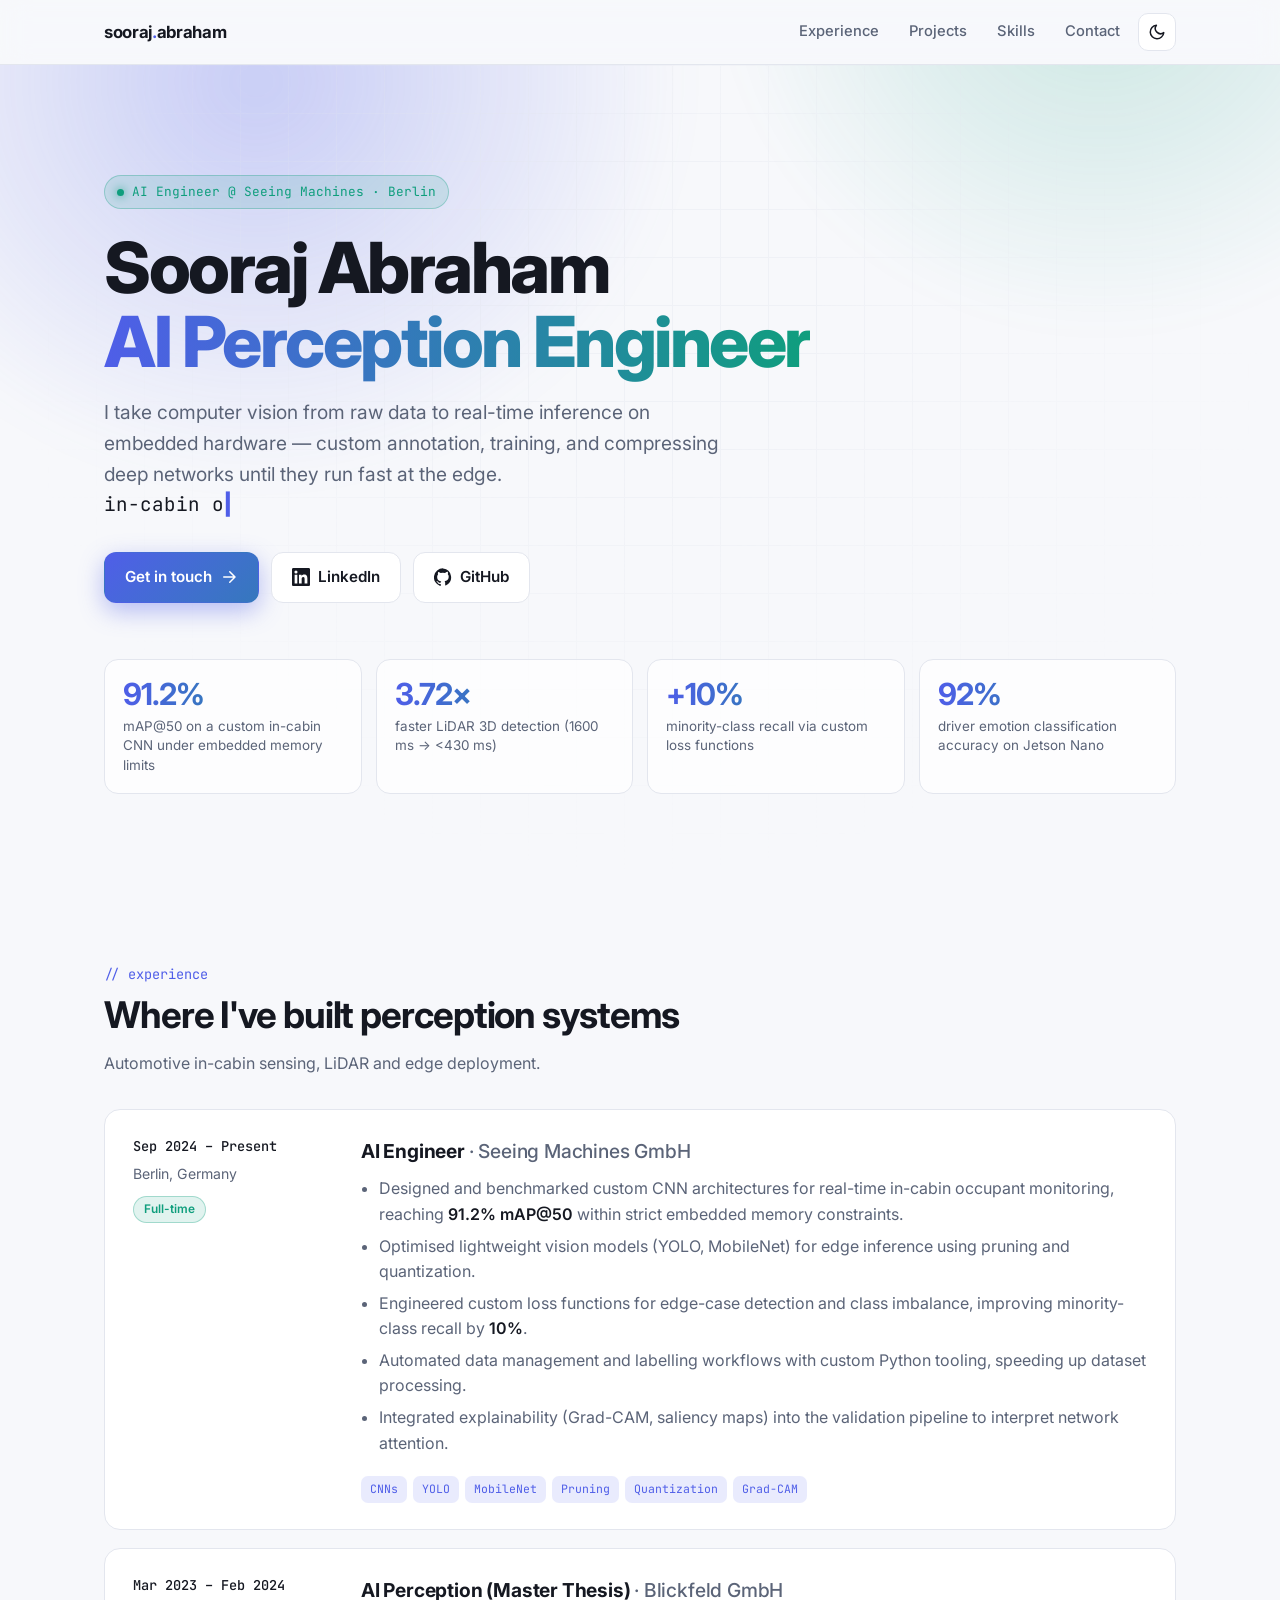
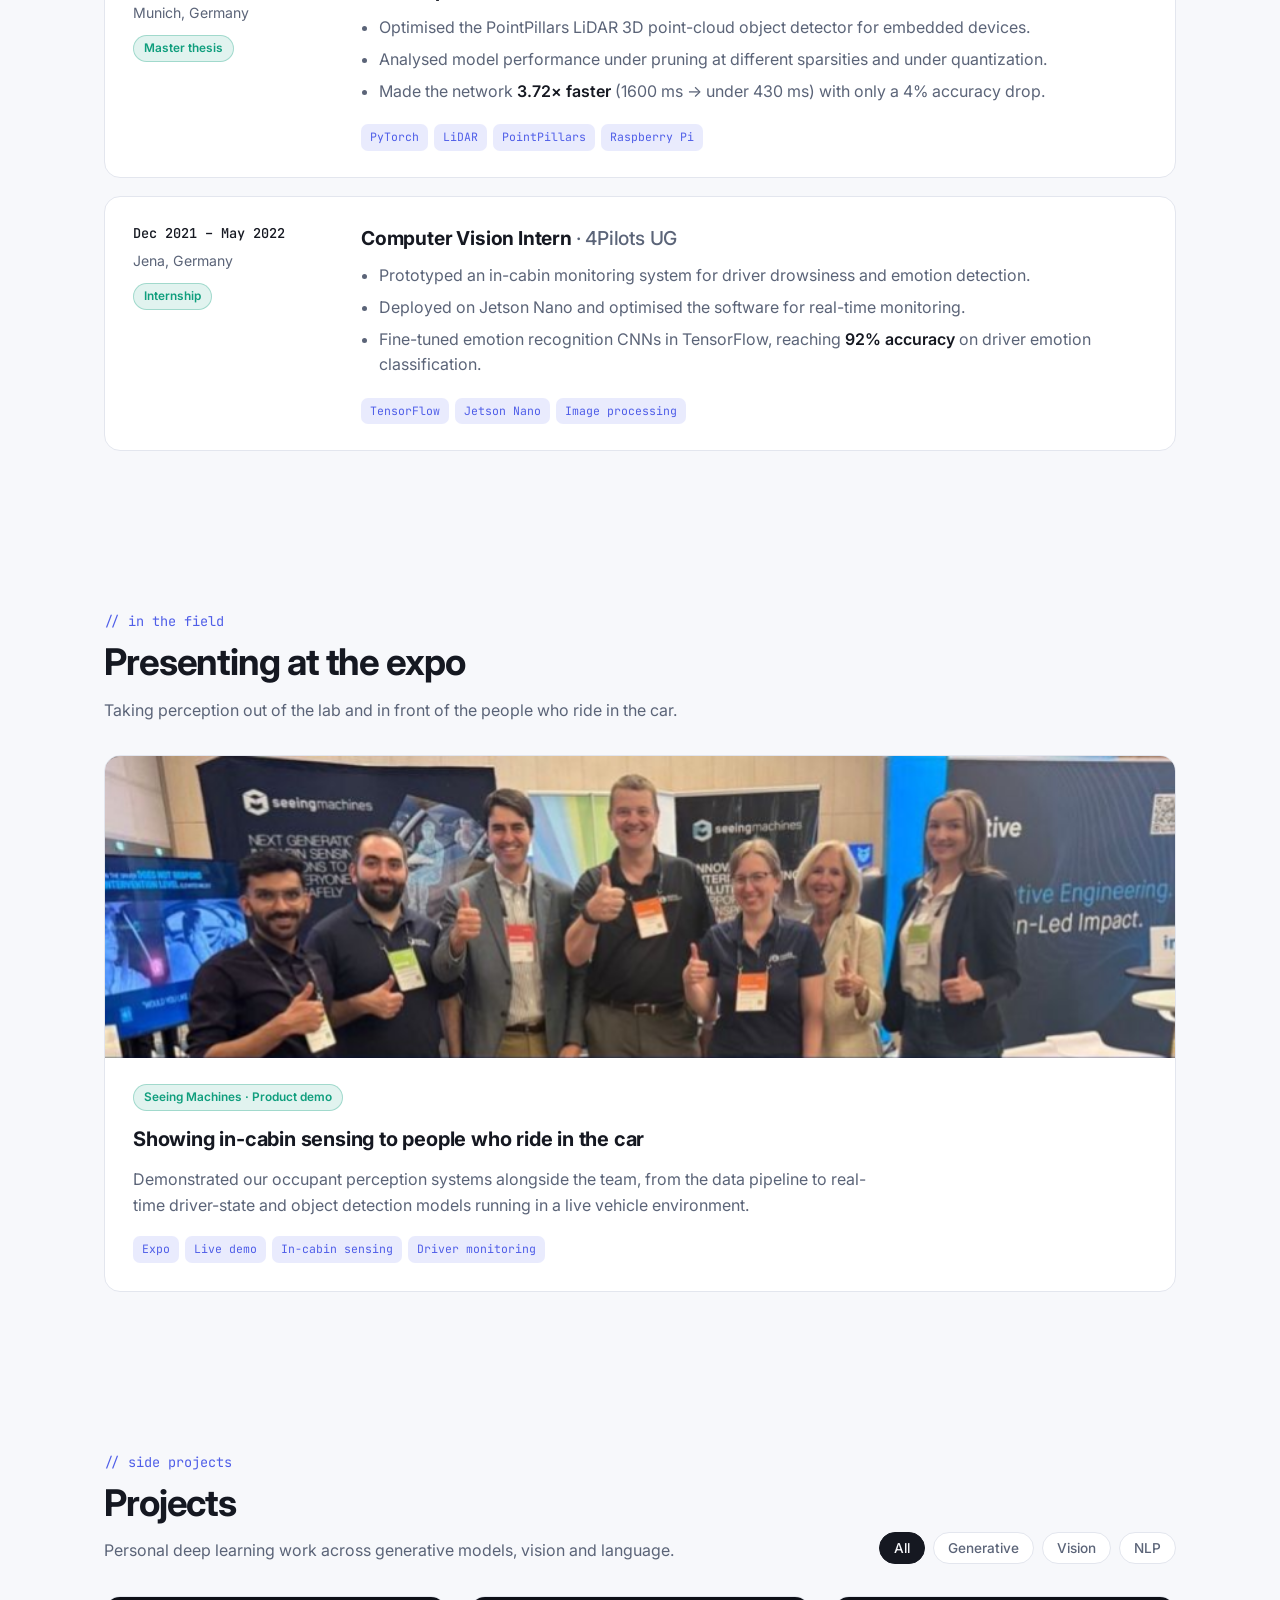
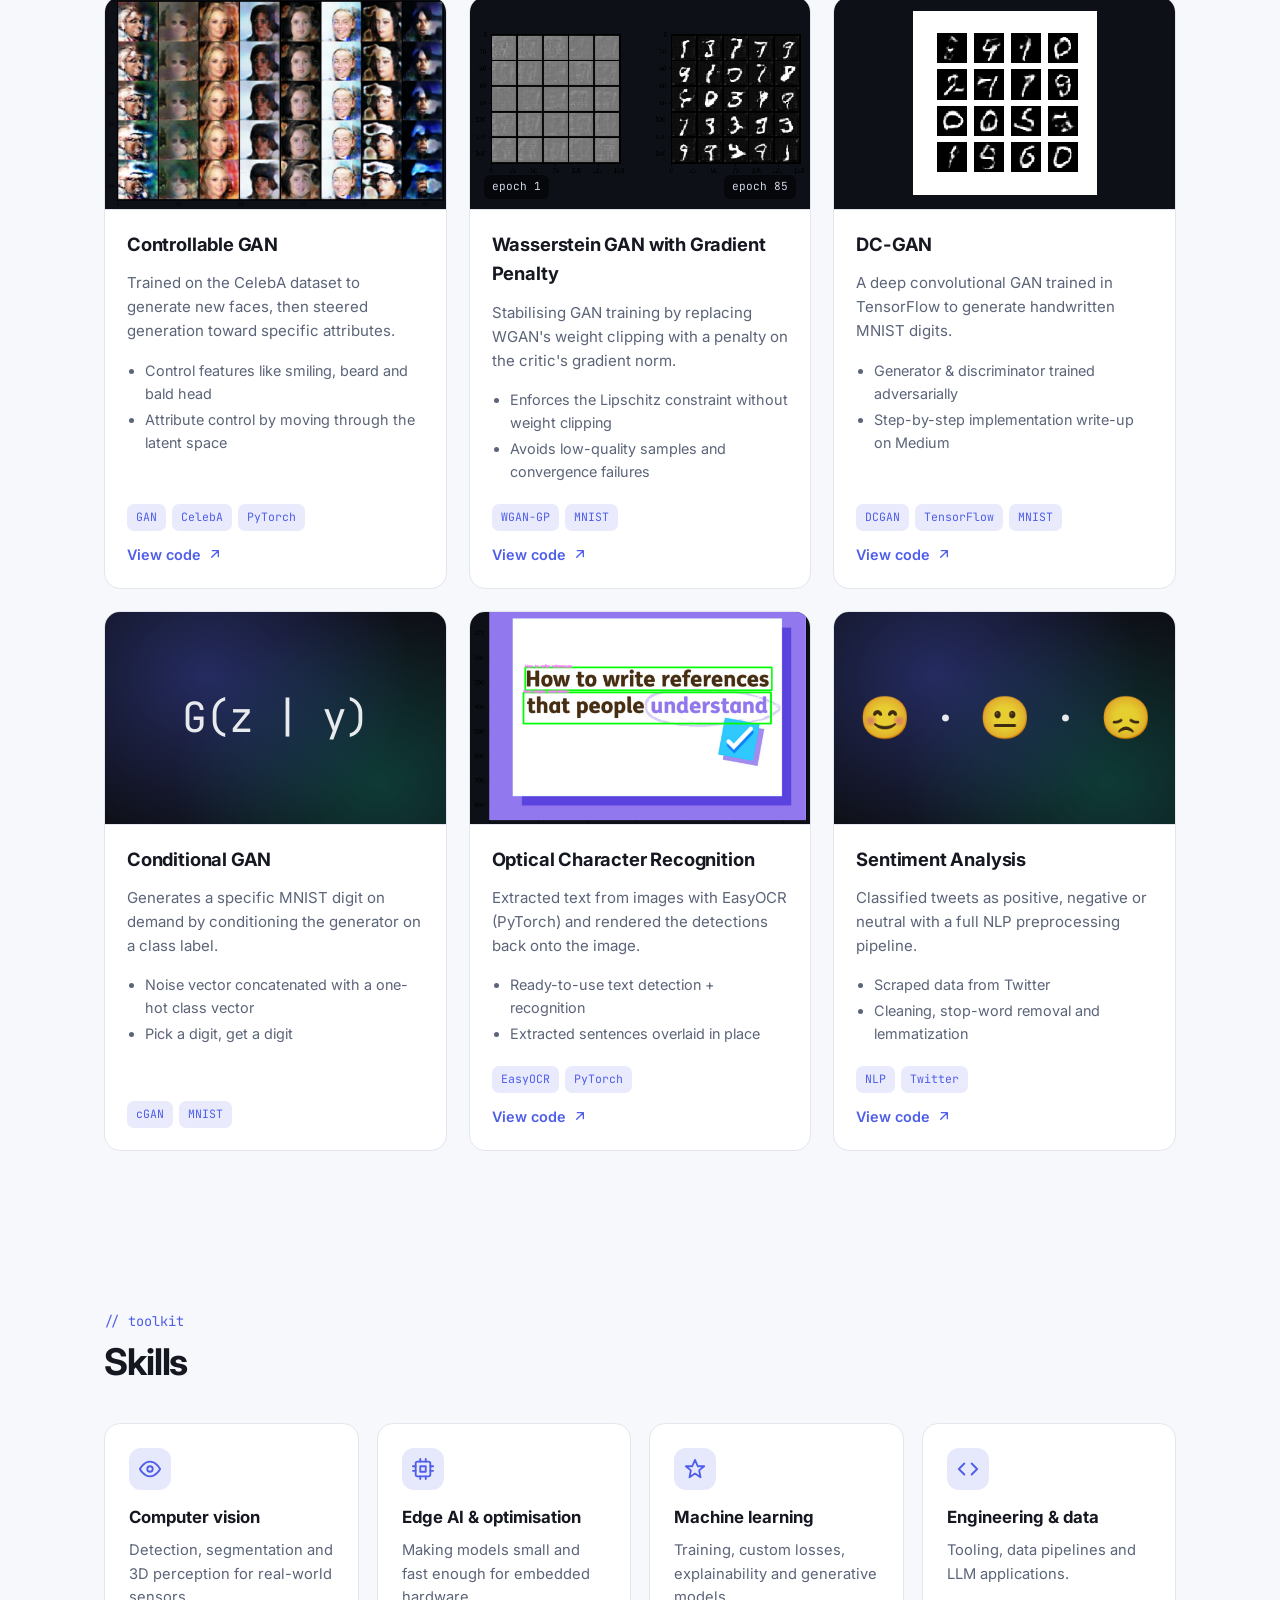
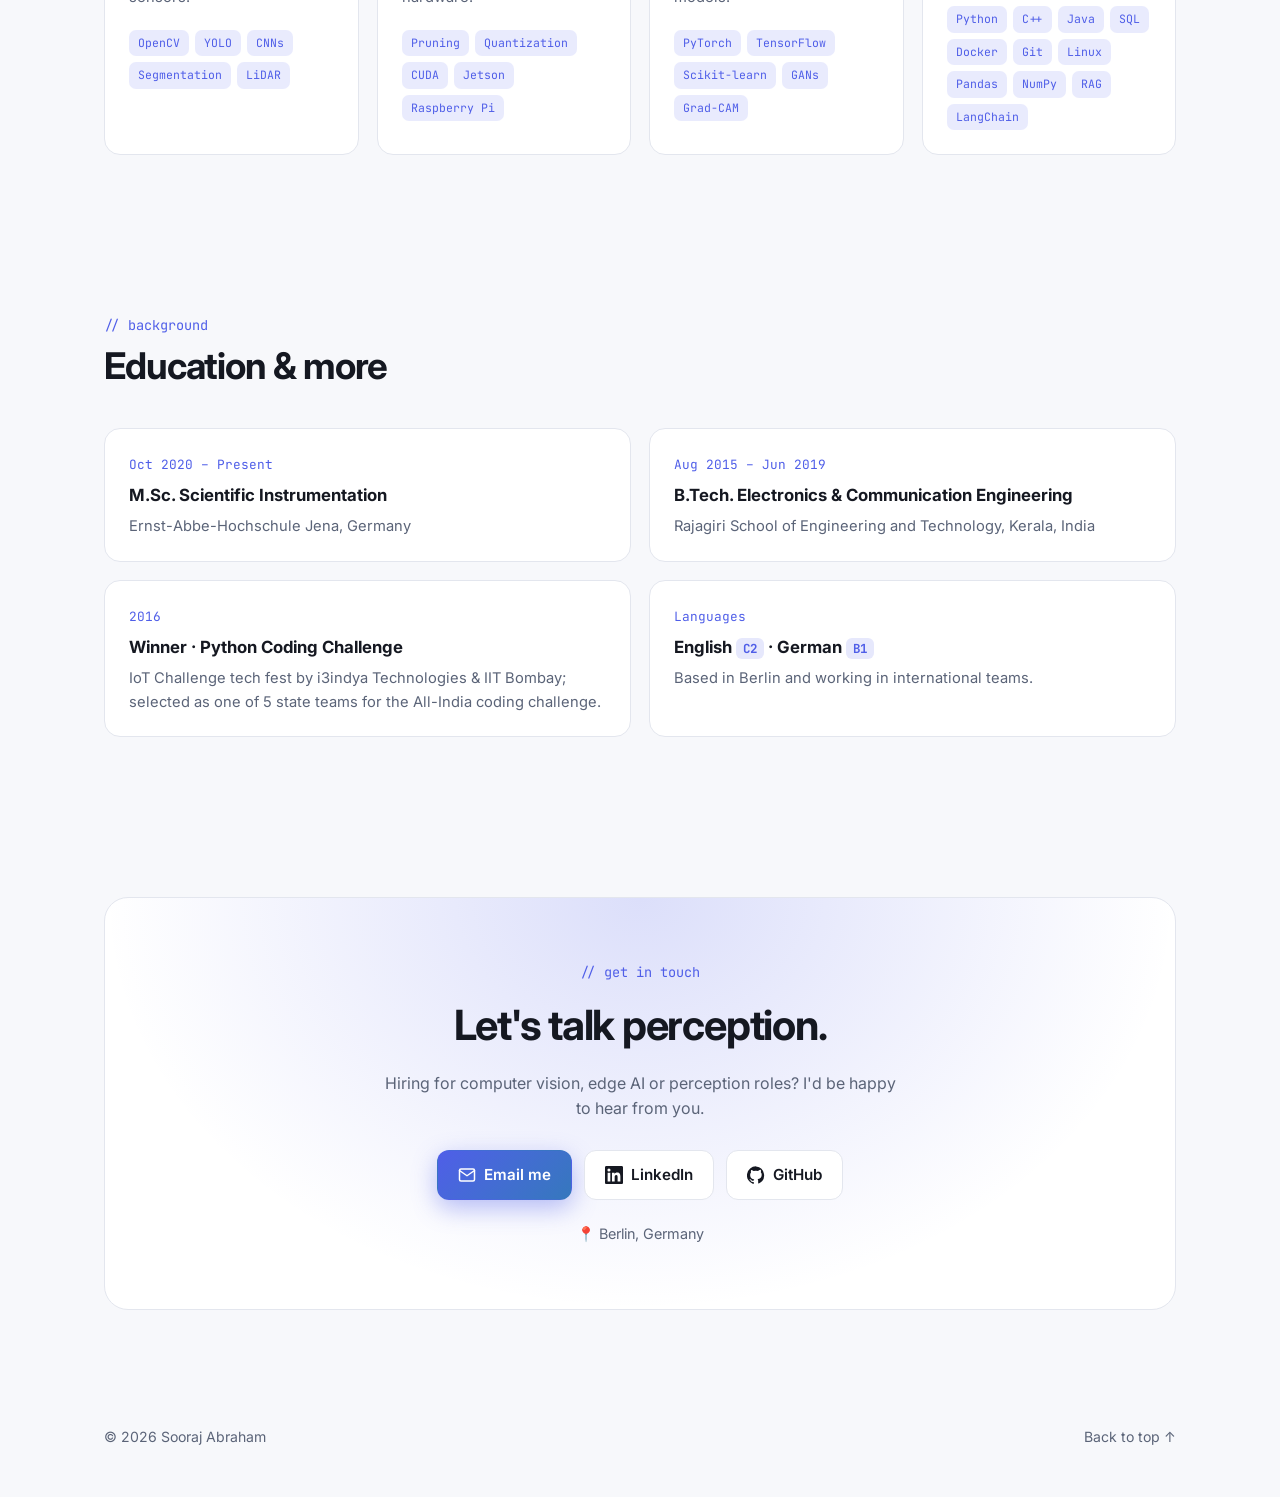
<file: index.html>
<!DOCTYPE html>
<html lang="en">
<head>
  <meta charset="utf-8" />
  <meta name="viewport" content="width=device-width, initial-scale=1" />
  <title>Sooraj Abraham · AI Perception Engineer</title>
  <meta name="description" content="Sooraj Abraham — AI Perception Engineer in Berlin building real-time computer vision for embedded and edge devices: in-cabin monitoring, LiDAR 3D detection, model compression." />
  <meta property="og:title" content="Sooraj Abraham · AI Perception Engineer" />
  <meta property="og:description" content="Real-time computer vision for the edge — in-cabin monitoring, LiDAR 3D detection, pruning &amp; quantization." />
  <meta property="og:image" content="images/controllable_generation.png" />
  <link rel="icon" href="data:image/svg+xml,%3Csvg xmlns='http://www.w3.org/2000/svg' viewBox='0 0 64 64'%3E%3Crect width='64' height='64' rx='14' fill='%237c8cff'/%3E%3Ctext x='50%25' y='56%25' text-anchor='middle' dominant-baseline='middle' font-family='Arial' font-weight='700' font-size='30' fill='white'%3ESA%3C/text%3E%3C/svg%3E" />
  <link rel="preconnect" href="https://fonts.googleapis.com" />
  <link rel="preconnect" href="https://fonts.gstatic.com" crossorigin />
  <link href="https://fonts.googleapis.com/css2?family=Inter:wght@400;500;600;700;800&family=JetBrains+Mono:wght@400;500&family=Caveat:wght@700&display=swap" rel="stylesheet" />
  <link rel="stylesheet" href="assets/style.css" />
  <script>
    try { var t = localStorage.getItem("theme"); if (t) document.documentElement.setAttribute("data-theme", t); } catch (e) {}
  </script>
</head>
<body>

  <!-- ===== Navigation ===== -->
  <header class="nav">
    <div class="container">
      <a href="#top" class="brand">sooraj<span>.</span>abraham</a>
      <nav class="nav-links">
        <a href="#experience">Experience</a>
        <a href="#projects" class="hide-sm">Projects</a>
        <a href="#skills" class="hide-sm">Skills</a>
        <a href="#contact">Contact</a>
        <button class="icon-btn" id="theme-toggle" aria-label="Toggle colour theme">
          <svg viewBox="0 0 24 24" fill="none" stroke="currentColor" stroke-width="2" stroke-linecap="round" stroke-linejoin="round"><path d="M21 12.8A9 9 0 1 1 11.2 3a7 7 0 0 0 9.8 9.8z"/></svg>
        </button>
      </nav>
    </div>
  </header>

  <main id="top">
    <!-- ===== Hero ===== -->
    <section class="hero">
      <div class="hero-grid"></div>
      <div class="container">
        <span class="eyebrow reveal"><span class="dot"></span> AI Engineer @ Seeing Machines · Berlin</span>
        <h1 class="reveal">Sooraj Abraham<br /><span class="gradient-text">AI Perception Engineer</span></h1>
        <p class="lead reveal">
          I take computer vision from raw data to real-time inference on embedded hardware —
          custom annotation, training, and compressing deep networks until they run fast at the edge.<br />
          <span class="typed" id="typed">in-cabin occupant monitoring</span>
        </p>
        <div class="btn-row reveal">
          <a class="btn primary" href="#contact">
            Get in touch
            <svg viewBox="0 0 24 24" fill="none" stroke="currentColor" stroke-width="2" stroke-linecap="round" stroke-linejoin="round"><path d="M5 12h14M13 5l7 7-7 7"/></svg>
          </a>
          <a class="btn" href="https://www.linkedin.com/in/sooraj-abraham" target="_blank" rel="noopener">
            <svg viewBox="0 0 24 24" fill="currentColor"><path d="M20.4 20.5h-3.6v-5.6c0-1.3 0-3-1.8-3s-2.1 1.4-2.1 2.9v5.7H9.3V9h3.4v1.6h.1c.5-.9 1.6-1.8 3.4-1.8 3.6 0 4.3 2.4 4.3 5.5v6.2zM5.3 7.4a2.1 2.1 0 1 1 0-4.2 2.1 2.1 0 0 1 0 4.2zM7.1 20.5H3.5V9h3.6v11.5zM22.2 0H1.8C.8 0 0 .8 0 1.7v20.6c0 .9.8 1.7 1.8 1.7h20.4c1 0 1.8-.8 1.8-1.7V1.7C24 .8 23.2 0 22.2 0z"/></svg>
            LinkedIn
          </a>
          <a class="btn" href="https://github.com/soorajabraham1" target="_blank" rel="noopener">
            <svg viewBox="0 0 24 24" fill="currentColor"><path d="M12 .5a12 12 0 0 0-3.8 23.4c.6.1.8-.3.8-.6v-2c-3.3.7-4-1.6-4-1.6-.6-1.4-1.4-1.8-1.4-1.8-1-.7.1-.7.1-.7 1.2.1 1.8 1.2 1.8 1.2 1 1.8 2.8 1.3 3.5 1 .1-.8.4-1.3.7-1.6-2.7-.3-5.5-1.3-5.5-6 0-1.2.5-2.3 1.2-3.1-.1-.4-.5-1.6.1-3.2 0 0 1-.3 3.3 1.2a11.5 11.5 0 0 1 6 0C17.3 4.6 18.3 5 18.3 5c.7 1.6.2 2.8.1 3.2.8.8 1.2 1.9 1.2 3.1 0 4.7-2.8 5.7-5.5 6 .4.4.8 1.1.8 2.2v3.3c0 .3.2.7.8.6A12 12 0 0 0 12 .5z"/></svg>
            GitHub
          </a>
        </div>

        <div class="metrics reveal">
          <div class="metric"><b>91.2%</b><span>mAP@50 on a custom in-cabin CNN under embedded memory limits</span></div>
          <div class="metric"><b>3.72×</b><span>faster LiDAR 3D detection (1600 ms → &lt;430 ms)</span></div>
          <div class="metric"><b>+10%</b><span>minority-class recall via custom loss functions</span></div>
          <div class="metric"><b>92%</b><span>driver emotion classification accuracy on Jetson Nano</span></div>
        </div>
      </div>
    </section>

    <!-- ===== Experience ===== -->
    <section id="experience">
      <div class="container">
        <div class="section-head reveal">
          <div>
            <div class="kicker">// experience</div>
            <h2>Where I've built perception systems</h2>
            <p>Automotive in-cabin sensing, LiDAR and edge deployment.</p>
          </div>
        </div>

        <div class="timeline">
          <article class="job reveal">
            <div class="job-meta">
              <span class="when">Sep 2024 – Present</span>
              <span class="where">Berlin, Germany</span>
              <span class="badge">Full-time</span>
            </div>
            <div class="job-body">
              <h3>AI Engineer <span class="at">· Seeing Machines GmbH</span></h3>
              <ul>
                <li>Designed and benchmarked custom CNN architectures for real-time in-cabin occupant monitoring, reaching <strong>91.2% mAP@50</strong> within strict embedded memory constraints.</li>
                <li>Optimised lightweight vision models (YOLO, MobileNet) for edge inference using pruning and quantization.</li>
                <li>Engineered custom loss functions for edge-case detection and class imbalance, improving minority-class recall by <strong>10%</strong>.</li>
                <li>Automated data management and labelling workflows with custom Python tooling, speeding up dataset processing.</li>
                <li>Integrated explainability (Grad-CAM, saliency maps) into the validation pipeline to interpret network attention.</li>
              </ul>
              <div class="tags"><span class="tag">CNNs</span><span class="tag">YOLO</span><span class="tag">MobileNet</span><span class="tag">Pruning</span><span class="tag">Quantization</span><span class="tag">Grad-CAM</span></div>
            </div>
          </article>

          <article class="job reveal">
            <div class="job-meta">
              <span class="when">Mar 2023 – Feb 2024</span>
              <span class="where">Munich, Germany</span>
              <span class="badge">Master thesis</span>
            </div>
            <div class="job-body">
              <h3>AI Perception (Master Thesis) <span class="at">· Blickfeld GmbH</span></h3>
              <ul>
                <li>Optimised the PointPillars LiDAR 3D point-cloud object detector for embedded devices.</li>
                <li>Analysed model performance under pruning at different sparsities and under quantization.</li>
                <li>Made the network <strong>3.72× faster</strong> (1600 ms → under 430 ms) with only a 4% accuracy drop.</li>
              </ul>
              <div class="tags"><span class="tag">PyTorch</span><span class="tag">LiDAR</span><span class="tag">PointPillars</span><span class="tag">Raspberry Pi</span></div>
            </div>
          </article>

          <article class="job reveal">
            <div class="job-meta">
              <span class="when">Dec 2021 – May 2022</span>
              <span class="where">Jena, Germany</span>
              <span class="badge">Internship</span>
            </div>
            <div class="job-body">
              <h3>Computer Vision Intern <span class="at">· 4Pilots UG</span></h3>
              <ul>
                <li>Prototyped an in-cabin monitoring system for driver drowsiness and emotion detection.</li>
                <li>Deployed on Jetson Nano and optimised the software for real-time monitoring.</li>
                <li>Fine-tuned emotion recognition CNNs in TensorFlow, reaching <strong>92% accuracy</strong> on driver emotion classification.</li>
              </ul>
              <div class="tags"><span class="tag">TensorFlow</span><span class="tag">Jetson Nano</span><span class="tag">Image processing</span></div>
            </div>
          </article>
        </div>
      </div>
    </section>

    <!-- ===== In the field ===== -->
    <section id="field">
      <div class="container">
        <div class="section-head reveal">
          <div>
            <div class="kicker">// in the field</div>
            <h2>Presenting at the expo</h2>
            <p>Taking perception out of the lab and in front of the people who ride in the car.</p>
          </div>
        </div>
        <article class="field-card reveal">
          <div class="field-photo">
            <img src="images/expo-seeing-machines.png" alt="Sooraj with the Seeing Machines team at their expo stand presenting in-cabin vision systems" loading="lazy" />
          </div>
          <div class="field-body">
            <span class="badge">Seeing Machines · Product demo</span>
            <h3>Showing in-cabin sensing to people who ride in the car</h3>
            <p>Demonstrated our occupant perception systems alongside the team, from the data pipeline to real-time driver-state and object detection models running in a live vehicle environment.</p>
            <div class="tags"><span class="tag">Expo</span><span class="tag">Live demo</span><span class="tag">In-cabin sensing</span><span class="tag">Driver monitoring</span></div>
          </div>
        </article>
      </div>
    </section>

    <!-- ===== Projects ===== -->
    <section id="projects">
      <div class="container">
        <div class="section-head reveal">
          <div>
            <div class="kicker">// side projects</div>
            <h2>Projects</h2>
            <p>Personal deep learning work across generative models, vision and language.</p>
          </div>
          <div class="filters" role="tablist" aria-label="Filter projects">
            <button class="chip active" data-filter="all">All</button>
            <button class="chip" data-filter="gan">Generative</button>
            <button class="chip" data-filter="vision">Vision</button>
            <button class="chip" data-filter="nlp">NLP</button>
          </div>
        </div>

        <div class="grid" id="project-grid">

          <!-- Controllable GAN -->
          <article class="card reveal" data-cat="gan vision">
            <div class="media"><img src="images/controllable_generation.png" alt="Grid of generated celebrity faces with controlled attributes" loading="lazy" /></div>
            <div class="card-body">
              <h3>Controllable GAN</h3>
              <p>Trained on the CelebA dataset to generate new faces, then steered generation toward specific attributes.</p>
              <ul>
                <li>Control features like smiling, beard and bald head</li>
                <li>Attribute control by moving through the latent space</li>
              </ul>
              <div class="tags"><span class="tag">GAN</span><span class="tag">CelebA</span><span class="tag">PyTorch</span></div>
              <div class="card-foot">
                <a class="card-link" href="https://github.com/soorajabraham1/Controllable-GAN" target="_blank" rel="noopener">View code
                  <svg viewBox="0 0 24 24" fill="none" stroke="currentColor" stroke-width="2" stroke-linecap="round" stroke-linejoin="round"><path d="M7 17L17 7M8 7h9v9"/></svg></a>
              </div>
            </div>
          </article>

          <!-- WGAN-GP -->
          <article class="card reveal" data-cat="gan">
            <div class="media split">
              <img class="pixel" src="images/W-GAN_epoch_1.png" alt="WGAN-GP samples after epoch 1" loading="lazy" />
              <img class="pixel" src="images/W-GAN_epoch_85.png" alt="WGAN-GP samples after epoch 85" loading="lazy" />
              <span class="label l">epoch 1</span><span class="label r">epoch 85</span>
            </div>
            <div class="card-body">
              <h3>Wasserstein GAN with Gradient Penalty</h3>
              <p>Stabilising GAN training by replacing WGAN's weight clipping with a penalty on the critic's gradient norm.</p>
              <ul>
                <li>Enforces the Lipschitz constraint without weight clipping</li>
                <li>Avoids low-quality samples and convergence failures</li>
              </ul>
              <div class="tags"><span class="tag">WGAN-GP</span><span class="tag">MNIST</span></div>
              <div class="card-foot">
                <a class="card-link" href="https://github.com/soorajabraham1/Wasserstein-GAN-with-Gradient-Penalty" target="_blank" rel="noopener">View code
                  <svg viewBox="0 0 24 24" fill="none" stroke="currentColor" stroke-width="2" stroke-linecap="round" stroke-linejoin="round"><path d="M7 17L17 7M8 7h9v9"/></svg></a>
              </div>
            </div>
          </article>

          <!-- DCGAN -->
          <article class="card reveal" data-cat="gan">
            <div class="media"><img class="contain pixel" src="images/mnist.png" alt="MNIST digits generated by a DCGAN" loading="lazy" /></div>
            <div class="card-body">
              <h3>DC-GAN</h3>
              <p>A deep convolutional GAN trained in TensorFlow to generate handwritten MNIST digits.</p>
              <ul>
                <li>Generator &amp; discriminator trained adversarially</li>
                <li>Step-by-step implementation write-up on Medium</li>
              </ul>
              <div class="tags"><span class="tag">DCGAN</span><span class="tag">TensorFlow</span><span class="tag">MNIST</span></div>
              <div class="card-foot">
                <a class="card-link" href="https://github.com/soorajabraham1/Computer-Vision--DCGAN" target="_blank" rel="noopener">View code
                  <svg viewBox="0 0 24 24" fill="none" stroke="currentColor" stroke-width="2" stroke-linecap="round" stroke-linejoin="round"><path d="M7 17L17 7M8 7h9v9"/></svg></a>
              </div>
            </div>
          </article>

          <!-- Conditional GAN -->
          <article class="card reveal" data-cat="gan">
            <div class="media placeholder"><div class="glyph">G(z | y)</div></div>
            <div class="card-body">
              <h3>Conditional GAN</h3>
              <p>Generates a specific MNIST digit on demand by conditioning the generator on a class label.</p>
              <ul>
                <li>Noise vector concatenated with a one-hot class vector</li>
                <li>Pick a digit, get a digit</li>
              </ul>
              <div class="tags"><span class="tag">cGAN</span><span class="tag">MNIST</span></div>
            </div>
          </article>

          <!-- OCR -->
          <article class="card reveal" data-cat="vision">
            <div class="media"><img src="images/ocr.png" alt="Text detected and overlaid on an image with EasyOCR" loading="lazy" /></div>
            <div class="card-body">
              <h3>Optical Character Recognition</h3>
              <p>Extracted text from images with EasyOCR (PyTorch) and rendered the detections back onto the image.</p>
              <ul>
                <li>Ready-to-use text detection + recognition</li>
                <li>Extracted sentences overlaid in place</li>
              </ul>
              <div class="tags"><span class="tag">EasyOCR</span><span class="tag">PyTorch</span></div>
              <div class="card-foot">
                <a class="card-link" href="https://github.com/soorajabraham1/Optical-Character-Recognition-with-EasyOCR-PyTorch" target="_blank" rel="noopener">View code
                  <svg viewBox="0 0 24 24" fill="none" stroke="currentColor" stroke-width="2" stroke-linecap="round" stroke-linejoin="round"><path d="M7 17L17 7M8 7h9v9"/></svg></a>
              </div>
            </div>
          </article>

          <!-- Sentiment -->
          <article class="card reveal" data-cat="nlp">
            <div class="media placeholder"><div class="glyph">😊 · 😐 · 😞</div></div>
            <div class="card-body">
              <h3>Sentiment Analysis</h3>
              <p>Classified tweets as positive, negative or neutral with a full NLP preprocessing pipeline.</p>
              <ul>
                <li>Scraped data from Twitter</li>
                <li>Cleaning, stop-word removal and lemmatization</li>
              </ul>
              <div class="tags"><span class="tag">NLP</span><span class="tag">Twitter</span></div>
              <div class="card-foot">
                <a class="card-link" href="https://github.com/soorajabraham1/Sentiment_Analysis_NLP" target="_blank" rel="noopener">View code
                  <svg viewBox="0 0 24 24" fill="none" stroke="currentColor" stroke-width="2" stroke-linecap="round" stroke-linejoin="round"><path d="M7 17L17 7M8 7h9v9"/></svg></a>
              </div>
            </div>
          </article>

        </div>
      </div>
    </section>

    <!-- ===== Skills ===== -->
    <section id="skills">
      <div class="container">
        <div class="section-head reveal">
          <div>
            <div class="kicker">// toolkit</div>
            <h2>Skills</h2>
          </div>
        </div>
        <div class="skills">
          <div class="skill-card reveal">
            <div class="ico"><svg viewBox="0 0 24 24" fill="none" stroke="currentColor" stroke-width="2" stroke-linecap="round" stroke-linejoin="round"><path d="M1 12s4-8 11-8 11 8 11 8-4 8-11 8S1 12 1 12z"/><circle cx="12" cy="12" r="3"/></svg></div>
            <h3>Computer vision</h3>
            <p>Detection, segmentation and 3D perception for real-world sensors.</p>
            <div class="tags"><span class="tag">OpenCV</span><span class="tag">YOLO</span><span class="tag">CNNs</span><span class="tag">Segmentation</span><span class="tag">LiDAR</span></div>
          </div>
          <div class="skill-card reveal">
            <div class="ico"><svg viewBox="0 0 24 24" fill="none" stroke="currentColor" stroke-width="2" stroke-linecap="round" stroke-linejoin="round"><rect x="4" y="4" width="16" height="16" rx="2"/><rect x="9" y="9" width="6" height="6"/><path d="M9 1v3M15 1v3M9 20v3M15 20v3M20 9h3M20 14h3M1 9h3M1 14h3"/></svg></div>
            <h3>Edge AI &amp; optimisation</h3>
            <p>Making models small and fast enough for embedded hardware.</p>
            <div class="tags"><span class="tag">Pruning</span><span class="tag">Quantization</span><span class="tag">CUDA</span><span class="tag">Jetson</span><span class="tag">Raspberry Pi</span></div>
          </div>
          <div class="skill-card reveal">
            <div class="ico"><svg viewBox="0 0 24 24" fill="none" stroke="currentColor" stroke-width="2" stroke-linecap="round" stroke-linejoin="round"><path d="M12 2l3 7h7l-5.5 4.5L18 21l-6-4-6 4 1.5-7.5L2 9h7z"/></svg></div>
            <h3>Machine learning</h3>
            <p>Training, custom losses, explainability and generative models.</p>
            <div class="tags"><span class="tag">PyTorch</span><span class="tag">TensorFlow</span><span class="tag">Scikit-learn</span><span class="tag">GANs</span><span class="tag">Grad-CAM</span></div>
          </div>
          <div class="skill-card reveal">
            <div class="ico"><svg viewBox="0 0 24 24" fill="none" stroke="currentColor" stroke-width="2" stroke-linecap="round" stroke-linejoin="round"><polyline points="16 18 22 12 16 6"/><polyline points="8 6 2 12 8 18"/></svg></div>
            <h3>Engineering &amp; data</h3>
            <p>Tooling, data pipelines and LLM applications.</p>
            <div class="tags"><span class="tag">Python</span><span class="tag">C++</span><span class="tag">Java</span><span class="tag">SQL</span><span class="tag">Docker</span><span class="tag">Git</span><span class="tag">Linux</span><span class="tag">Pandas</span><span class="tag">NumPy</span><span class="tag">RAG</span><span class="tag">LangChain</span></div>
          </div>
        </div>
      </div>
    </section>

    <!-- ===== Education ===== -->
    <section id="education">
      <div class="container">
        <div class="section-head reveal">
          <div>
            <div class="kicker">// background</div>
            <h2>Education &amp; more</h2>
          </div>
        </div>
        <div class="edu-grid">
          <div class="edu reveal">
            <span class="when">Oct 2020 – Present</span>
            <h3>M.Sc. Scientific Instrumentation</h3>
            <p>Ernst-Abbe-Hochschule Jena, Germany</p>
          </div>
          <div class="edu reveal">
            <span class="when">Aug 2015 – Jun 2019</span>
            <h3>B.Tech. Electronics &amp; Communication Engineering</h3>
            <p>Rajagiri School of Engineering and Technology, Kerala, India</p>
          </div>
          <div class="edu reveal">
            <span class="when">2016</span>
            <h3>Winner · Python Coding Challenge</h3>
            <p>IoT Challenge tech fest by i3indya Technologies &amp; IIT Bombay; selected as one of 5 state teams for the All-India coding challenge.</p>
          </div>
          <div class="edu reveal">
            <span class="when">Languages</span>
            <h3>English <span class="lvl">C2</span> · German <span class="lvl">B1</span></h3>
            <p>Based in Berlin and working in international teams.</p>
          </div>
        </div>
      </div>
    </section>

    <!-- ===== Contact ===== -->
    <section id="contact">
      <div class="container">
        <div class="contact reveal">
          <div class="kicker">// get in touch</div>
          <h2>Let's talk perception.</h2>
          <p>Hiring for computer vision, edge AI or perception roles? I'd be happy to hear from you.</p>
          <div class="btn-row">
            <a class="btn primary" id="email-btn" href="#" data-u="soorajabraham1" data-d="gmail.com">
              <svg viewBox="0 0 24 24" fill="none" stroke="currentColor" stroke-width="2" stroke-linecap="round" stroke-linejoin="round"><rect x="2" y="4" width="20" height="16" rx="2"/><path d="M22 6l-10 7L2 6"/></svg>
              <span>Email me</span>
            </a>
            <a class="btn" href="https://www.linkedin.com/in/sooraj-abraham" target="_blank" rel="noopener">
              <svg viewBox="0 0 24 24" fill="currentColor"><path d="M20.4 20.5h-3.6v-5.6c0-1.3 0-3-1.8-3s-2.1 1.4-2.1 2.9v5.7H9.3V9h3.4v1.6h.1c.5-.9 1.6-1.8 3.4-1.8 3.6 0 4.3 2.4 4.3 5.5v6.2zM5.3 7.4a2.1 2.1 0 1 1 0-4.2 2.1 2.1 0 0 1 0 4.2zM7.1 20.5H3.5V9h3.6v11.5zM22.2 0H1.8C.8 0 0 .8 0 1.7v20.6c0 .9.8 1.7 1.8 1.7h20.4c1 0 1.8-.8 1.8-1.7V1.7C24 .8 23.2 0 22.2 0z"/></svg>
              LinkedIn
            </a>
            <a class="btn" href="https://github.com/soorajabraham1" target="_blank" rel="noopener">
              <svg viewBox="0 0 24 24" fill="currentColor"><path d="M12 .5a12 12 0 0 0-3.8 23.4c.6.1.8-.3.8-.6v-2c-3.3.7-4-1.6-4-1.6-.6-1.4-1.4-1.8-1.4-1.8-1-.7.1-.7.1-.7 1.2.1 1.8 1.2 1.8 1.2 1 1.8 2.8 1.3 3.5 1 .1-.8.4-1.3.7-1.6-2.7-.3-5.5-1.3-5.5-6 0-1.2.5-2.3 1.2-3.1-.1-.4-.5-1.6.1-3.2 0 0 1-.3 3.3 1.2a11.5 11.5 0 0 1 6 0C17.3 4.6 18.3 5 18.3 5c.7 1.6.2 2.8.1 3.2.8.8 1.2 1.9 1.2 3.1 0 4.7-2.8 5.7-5.5 6 .4.4.8 1.1.8 2.2v3.3c0 .3.2.7.8.6A12 12 0 0 0 12 .5z"/></svg>
              GitHub
            </a>
          </div>
          <p class="loc">📍 Berlin, Germany</p>
        </div>
      </div>
    </section>
  </main>

  <footer>
    <div class="container">
      <span>© <span id="year">2026</span> Sooraj Abraham</span>
      <a href="#top">Back to top ↑</a>
    </div>
  </footer>

  <script src="assets/main.js"></script>
</body>
</html>
</file>
<file: assets/style.css>
:root {
  --bg: #0b0d12;
  --bg-elev: #12151d;
  --card: #151924;
  --border: #232838;
  --text: #e7e9ee;
  --muted: #9aa3b5;
  --accent: #7c8cff;
  --accent-2: #3ddbb5;
  --shadow: 0 10px 30px rgba(0, 0, 0, 0.35);
  --radius: 16px;
  --maxw: 1120px;
  color-scheme: dark;
}

:root[data-theme="light"] {
  --bg: #f7f8fb;
  --bg-elev: #ffffff;
  --card: #ffffff;
  --border: #e3e6ee;
  --text: #151821;
  --muted: #5b6478;
  --accent: #4f5ee8;
  --accent-2: #0f9e7d;
  --shadow: 0 10px 30px rgba(20, 30, 60, 0.08);
  color-scheme: light;
}

@media (prefers-color-scheme: light) {
  :root:not([data-theme="dark"]) {
    --bg: #f7f8fb;
    --bg-elev: #ffffff;
    --card: #ffffff;
    --border: #e3e6ee;
    --text: #151821;
    --muted: #5b6478;
    --accent: #4f5ee8;
    --accent-2: #0f9e7d;
    --shadow: 0 10px 30px rgba(20, 30, 60, 0.08);
    color-scheme: light;
  }
}

*, *::before, *::after { box-sizing: border-box; }

html { scroll-behavior: smooth; }

body {
  margin: 0;
  background: var(--bg);
  color: var(--text);
  font-family: "Inter", system-ui, -apple-system, "Segoe UI", Roboto, sans-serif;
  line-height: 1.6;
  -webkit-font-smoothing: antialiased;
}

a { color: inherit; text-decoration: none; }
img { max-width: 100%; display: block; }

.container { width: 100%; max-width: var(--maxw); margin: 0 auto; padding: 0 24px; }

/* ---------- Nav ---------- */
.nav {
  position: sticky; top: 0; z-index: 50;
  backdrop-filter: saturate(180%) blur(14px);
  -webkit-backdrop-filter: saturate(180%) blur(14px);
  background: color-mix(in srgb, var(--bg) 75%, transparent);
  border-bottom: 1px solid var(--border);
}
.nav .container { display: flex; align-items: center; justify-content: space-between; height: 64px; }
.brand { font-weight: 700; letter-spacing: -0.02em; font-size: 1.05rem; }
.brand span { color: var(--accent); }
.nav-links { display: flex; align-items: center; gap: 6px; }
.nav-links a {
  color: var(--muted); font-size: 0.92rem; font-weight: 500;
  padding: 8px 12px; border-radius: 10px; transition: color .2s, background .2s;
}
.nav-links a:hover { color: var(--text); background: var(--bg-elev); }
.icon-btn {
  display: inline-grid; place-items: center; width: 38px; height: 38px;
  border-radius: 10px; border: 1px solid var(--border); background: var(--bg-elev);
  color: var(--text); cursor: pointer; transition: border-color .2s;
}
.icon-btn:hover { border-color: var(--accent); }
.icon-btn svg { width: 18px; height: 18px; }

/* ---------- Hero ---------- */
.hero { position: relative; padding: 110px 0 90px; overflow: hidden; }
.hero::before {
  content: ""; position: absolute; inset: -40% -10% auto -10%; height: 140%;
  background:
    radial-gradient(40% 50% at 25% 30%, color-mix(in srgb, var(--accent) 28%, transparent), transparent 70%),
    radial-gradient(35% 45% at 80% 20%, color-mix(in srgb, var(--accent-2) 20%, transparent), transparent 70%);
  filter: blur(20px); z-index: -1;
}
.hero-grid {
  position: absolute; inset: 0; z-index: -1; opacity: .35;
  background-image:
    linear-gradient(var(--border) 1px, transparent 1px),
    linear-gradient(90deg, var(--border) 1px, transparent 1px);
  background-size: 48px 48px;
  mask-image: radial-gradient(ellipse at 50% 30%, #000 20%, transparent 70%);
  -webkit-mask-image: radial-gradient(ellipse at 50% 30%, #000 20%, transparent 70%);
}
.eyebrow {
  display: inline-flex; align-items: center; gap: 8px;
  font-family: "JetBrains Mono", ui-monospace, monospace; font-size: .8rem;
  color: var(--accent-2); background: color-mix(in srgb, var(--accent-2) 12%, transparent);
  border: 1px solid color-mix(in srgb, var(--accent-2) 30%, transparent);
  padding: 6px 12px; border-radius: 999px;
}
.eyebrow .dot { width: 7px; height: 7px; border-radius: 50%; background: var(--accent-2); box-shadow: 0 0 10px var(--accent-2); }
.hero h1 {
  font-size: clamp(2.4rem, 6vw, 4.4rem); line-height: 1.05; letter-spacing: -0.035em;
  margin: 22px 0 18px; font-weight: 800;
}
.gradient-text {
  background: linear-gradient(90deg, var(--accent), var(--accent-2));
  -webkit-background-clip: text; background-clip: text; color: transparent;
}
.hero p.lead { font-size: clamp(1.05rem, 2vw, 1.2rem); color: var(--muted); max-width: 640px; margin: 0 0 32px; }
.typed { font-family: "JetBrains Mono", ui-monospace, monospace; color: var(--text); }
.typed::after { content: "▍"; color: var(--accent); animation: blink 1s steps(1) infinite; margin-left: 2px; }
@keyframes blink { 50% { opacity: 0; } }

.btn-row { display: flex; flex-wrap: wrap; gap: 12px; }
.btn {
  display: inline-flex; align-items: center; gap: 8px;
  padding: 12px 20px; border-radius: 12px; font-weight: 600; font-size: .95rem;
  border: 1px solid var(--border); background: var(--bg-elev); color: var(--text);
  transition: transform .15s, border-color .2s, box-shadow .2s; cursor: pointer;
  font-family: inherit;
}
.btn:hover { transform: translateY(-2px); border-color: var(--accent); }
.btn.primary { background: linear-gradient(135deg, var(--accent), color-mix(in srgb, var(--accent) 60%, var(--accent-2))); color: #fff; border-color: transparent; box-shadow: 0 8px 24px color-mix(in srgb, var(--accent) 40%, transparent); }
.btn svg { width: 18px; height: 18px; }

.stats { display: grid; grid-template-columns: repeat(3, minmax(0, 1fr)); gap: 16px; margin-top: 56px; max-width: 620px; }
.stat { padding: 16px 18px; border: 1px solid var(--border); border-radius: 14px; background: color-mix(in srgb, var(--bg-elev) 70%, transparent); }
.stat b { display: block; font-size: 1.6rem; letter-spacing: -0.02em; }
.stat span { color: var(--muted); font-size: .85rem; }

/* ---------- Sections ---------- */
section { padding: 80px 0; }
.section-head { display: flex; align-items: end; justify-content: space-between; gap: 24px; flex-wrap: wrap; margin-bottom: 32px; }
.section-head h2 { font-size: clamp(1.7rem, 3.5vw, 2.3rem); letter-spacing: -0.03em; margin: 0; }
.section-head p { color: var(--muted); margin: 6px 0 0; }
.kicker { font-family: "JetBrains Mono", ui-monospace, monospace; color: var(--accent); font-size: .85rem; }

/* Filters */
.filters { display: flex; gap: 8px; flex-wrap: wrap; }
.chip {
  padding: 7px 14px; border-radius: 999px; font-size: .85rem; font-weight: 500;
  border: 1px solid var(--border); background: var(--bg-elev); color: var(--muted);
  cursor: pointer; transition: all .2s; font-family: inherit;
}
.chip:hover { color: var(--text); }
.chip.active { background: var(--text); color: var(--bg); border-color: var(--text); }

/* Project cards */
.grid { display: grid; grid-template-columns: repeat(auto-fill, minmax(320px, 1fr)); gap: 22px; }
.card {
  display: flex; flex-direction: column; background: var(--card);
  border: 1px solid var(--border); border-radius: var(--radius); overflow: hidden;
  transition: transform .25s, border-color .25s, box-shadow .25s;
}
.card:hover { transform: translateY(-4px); border-color: color-mix(in srgb, var(--accent) 50%, var(--border)); box-shadow: var(--shadow); }
.card.hidden { display: none; }
.media {
  position: relative; aspect-ratio: 16 / 10; overflow: hidden;
  background: #0e1017; display: flex; align-items: center; justify-content: center; gap: 10px;
  border-bottom: 1px solid var(--border);
}
.media img { width: 100%; height: 100%; object-fit: cover; transition: transform .5s; }
.media img.contain { object-fit: contain; padding: 14px; }
.media img.pixel { image-rendering: pixelated; }
.card:hover .media img { transform: scale(1.04); }
.media.split img { width: 50%; object-fit: contain; padding: 14px 6px; }
.media .label {
  position: absolute; bottom: 10px; font-family: "JetBrains Mono", monospace; font-size: .7rem;
  color: #cfd5e3; background: rgba(0,0,0,.55); padding: 3px 8px; border-radius: 6px;
}
.media .label.l { left: 14px; } .media .label.r { right: 14px; }
.media.placeholder {
  background:
    radial-gradient(60% 80% at 30% 30%, color-mix(in srgb, var(--accent) 35%, transparent), transparent),
    radial-gradient(60% 80% at 80% 80%, color-mix(in srgb, var(--accent-2) 30%, transparent), transparent),
    #0e1017;
}
.media.placeholder .glyph { font-family: "JetBrains Mono", monospace; font-size: 2.6rem; color: #fff; opacity: .9; letter-spacing: -0.04em; }
.card-body { padding: 20px 22px 22px; display: flex; flex-direction: column; gap: 12px; flex: 1; }
.card-body h3 { margin: 0; font-size: 1.15rem; letter-spacing: -0.01em; }
.card-body p { margin: 0; color: var(--muted); font-size: .94rem; }
.card-body ul { margin: 0; padding-left: 18px; color: var(--muted); font-size: .9rem; }
.card-body ul li { margin: 3px 0; }
.tags { display: flex; flex-wrap: wrap; gap: 6px; margin-top: auto; padding-top: 6px; }
.tag {
  font-family: "JetBrains Mono", monospace; font-size: .72rem; padding: 4px 9px; border-radius: 7px;
  background: color-mix(in srgb, var(--accent) 12%, transparent); color: var(--accent);
}
.card-link { display: inline-flex; align-items: center; gap: 6px; font-weight: 600; font-size: .9rem; color: var(--accent); }
.card-link svg { width: 16px; height: 16px; transition: transform .2s; }
.card-link:hover svg { transform: translate(2px, -2px); }
.card-foot { display: flex; justify-content: space-between; align-items: center; gap: 10px; }
.muted-note { font-size: .82rem; color: var(--muted); }

/* Demo */
.demo {
  display: grid; grid-template-columns: 1.1fr 1fr; gap: 40px; align-items: center;
  padding: 40px; border-radius: 24px; border: 1px solid var(--border);
  background:
    radial-gradient(60% 90% at 100% 0%, color-mix(in srgb, var(--accent) 16%, transparent), transparent),
    var(--card);
}
.demo h2 { font-size: clamp(1.6rem, 3vw, 2.1rem); letter-spacing: -0.03em; margin: 10px 0 12px; }
.demo p { color: var(--muted); margin: 0 0 24px; }
.demo-visual {
  aspect-ratio: 1; max-width: 300px; justify-self: center; width: 100%;
  border-radius: 20px; border: 1px dashed color-mix(in srgb, var(--accent) 50%, var(--border));
  display: grid; place-items: center; background: #0e1017; position: relative;
}
.demo-visual span { font-size: 9rem; font-weight: 800; color: #ff2b2b; line-height: 1; font-family: "Caveat", "Comic Sans MS", cursive; transform: rotate(-6deg); }
.demo-visual .pred {
  position: absolute; bottom: -14px; right: -14px; background: var(--bg-elev); border: 1px solid var(--border);
  padding: 8px 14px; border-radius: 12px; font-family: "JetBrains Mono", monospace; font-size: .85rem; box-shadow: var(--shadow);
}
.demo-visual .pred b { color: var(--accent-2); }

/* Skills */
.skills { display: grid; grid-template-columns: repeat(auto-fit, minmax(240px, 1fr)); gap: 18px; }
.skill-card { padding: 24px; border-radius: var(--radius); border: 1px solid var(--border); background: var(--card); }
.skill-card .ico {
  width: 42px; height: 42px; border-radius: 12px; display: grid; place-items: center; margin-bottom: 14px;
  background: color-mix(in srgb, var(--accent) 14%, transparent); color: var(--accent);
}
.skill-card .ico svg { width: 22px; height: 22px; }
.skill-card h3 { margin: 0 0 8px; font-size: 1.05rem; }
.skill-card p { margin: 0 0 14px; color: var(--muted); font-size: .92rem; }

/* Contact */
.contact {
  text-align: center; padding: 64px 24px; border-radius: 24px; border: 1px solid var(--border);
  background:
    radial-gradient(50% 100% at 50% 0%, color-mix(in srgb, var(--accent) 20%, transparent), transparent),
    var(--card);
}
.contact h2 { font-size: clamp(1.8rem, 4vw, 2.6rem); letter-spacing: -0.03em; margin: 8px 0 12px; }
.contact p { color: var(--muted); max-width: 520px; margin: 0 auto 28px; }
.contact .btn-row { justify-content: center; }

footer { padding: 36px 0 48px; color: var(--muted); font-size: .88rem; }
footer .container { display: flex; justify-content: space-between; gap: 12px; flex-wrap: wrap; }

/* Reveal animation */
.reveal { opacity: 0; transform: translateY(18px); transition: opacity .7s ease, transform .7s ease; }
.reveal.in { opacity: 1; transform: none; }
@media (prefers-reduced-motion: reduce) {
  .reveal { opacity: 1; transform: none; transition: none; }
  html { scroll-behavior: auto; }
  .typed::after { animation: none; }
}

/* ---------- Responsive ---------- */
@media (max-width: 860px) {
  .demo { grid-template-columns: 1fr; padding: 28px; }
  .demo-visual { max-width: 220px; }
  .demo-visual span { font-size: 6.5rem; }
}
@media (max-width: 680px) {
  .container { padding: 0 16px; }
  .nav-links a.hide-sm { display: none; }
  .hero { padding: 72px 0 60px; }
  .stats { grid-template-columns: repeat(3, minmax(0, 1fr)); gap: 10px; }
  .stat { padding: 12px; }
  .stat b { font-size: 1.3rem; }
  .grid { grid-template-columns: 1fr; }
  section { padding: 56px 0; }
}

/* ---------- Recruiter-focused sections ---------- */
.metrics { display: grid; grid-template-columns: repeat(4, minmax(0, 1fr)); gap: 14px; margin-top: 56px; }
.metric { padding: 18px; border: 1px solid var(--border); border-radius: 14px; background: color-mix(in srgb, var(--bg-elev) 75%, transparent); }
.metric b { display: block; font-size: 1.9rem; letter-spacing: -0.03em; line-height: 1.1; margin-bottom: 6px;
  background: linear-gradient(90deg, var(--accent), var(--accent-2)); -webkit-background-clip: text; background-clip: text; color: transparent; }
.metric span { color: var(--muted); font-size: .84rem; line-height: 1.45; display: block; }

.timeline { position: relative; display: grid; gap: 18px; }
.job {
  display: grid; grid-template-columns: 200px 1fr; gap: 28px; padding: 26px 28px;
  background: var(--card); border: 1px solid var(--border); border-radius: var(--radius);
  transition: border-color .25s, box-shadow .25s;
}
.job:hover { border-color: color-mix(in srgb, var(--accent) 45%, var(--border)); box-shadow: var(--shadow); }
.job-meta { display: flex; flex-direction: column; gap: 6px; align-items: flex-start; }
.job-meta .when { font-family: "JetBrains Mono", monospace; font-size: .85rem; color: var(--text); font-weight: 500; }
.job-meta .where { color: var(--muted); font-size: .88rem; }
.badge { font-size: .74rem; font-weight: 600; padding: 3px 10px; border-radius: 999px; margin-top: 4px;
  color: var(--accent-2); background: color-mix(in srgb, var(--accent-2) 12%, transparent); border: 1px solid color-mix(in srgb, var(--accent-2) 30%, transparent); }
.job-body h3 { margin: 0 0 10px; font-size: 1.2rem; letter-spacing: -0.01em; }
.job-body h3 .at { color: var(--muted); font-weight: 500; }
.job-body ul { margin: 0 0 14px; padding-left: 18px; color: var(--muted); }
.job-body li { margin: 6px 0; }
.job-body strong { color: var(--text); font-weight: 600; }

.edu-grid { display: grid; grid-template-columns: repeat(2, minmax(0, 1fr)); gap: 18px; }
.edu { padding: 22px 24px; background: var(--card); border: 1px solid var(--border); border-radius: var(--radius); }
.edu .when { font-family: "JetBrains Mono", monospace; font-size: .8rem; color: var(--accent); }
.edu h3 { margin: 6px 0 6px; font-size: 1.05rem; }
.edu p { margin: 0; color: var(--muted); font-size: .92rem; }
.lvl { font-family: "JetBrains Mono", monospace; font-size: .78rem; padding: 2px 7px; border-radius: 6px; background: color-mix(in srgb, var(--accent) 14%, transparent); color: var(--accent); }
.contact .loc { margin: 22px auto 0; font-size: .9rem; }

@media (max-width: 900px) {
  .metrics { grid-template-columns: repeat(2, minmax(0, 1fr)); }
  .job { grid-template-columns: 1fr; gap: 12px; }
  .job-meta { flex-direction: row; flex-wrap: wrap; align-items: center; gap: 10px; }
  .job-meta .badge { margin-top: 0; }
}
@media (max-width: 680px) {
  .edu-grid { grid-template-columns: 1fr; }
  .job { padding: 20px; }
  .metric b { font-size: 1.5rem; }
}

/* In the field */
.field-card { display: grid; grid-template-columns: 1fr; background: var(--card); border: 1px solid var(--border); border-radius: var(--radius); overflow: hidden; }
.field-photo { background: #0e1017; min-height: 100%; }
.field-photo img { width: 100%; height: auto; }
.field-body { padding: 26px 28px 28px; display: flex; flex-direction: column; gap: 12px; align-items: flex-start; max-width: 820px; }
.field-body h3 { margin: 0; font-size: 1.25rem; letter-spacing: -0.01em; }
.field-body p { margin: 0; color: var(--muted); }
.field-body .badge { margin-top: 0; }
@media (max-width: 900px) {
  .field-card { grid-template-columns: 1fr; }
  .field-photo img { height: auto; }
  .field-body { padding: 22px; }
}
</file>
